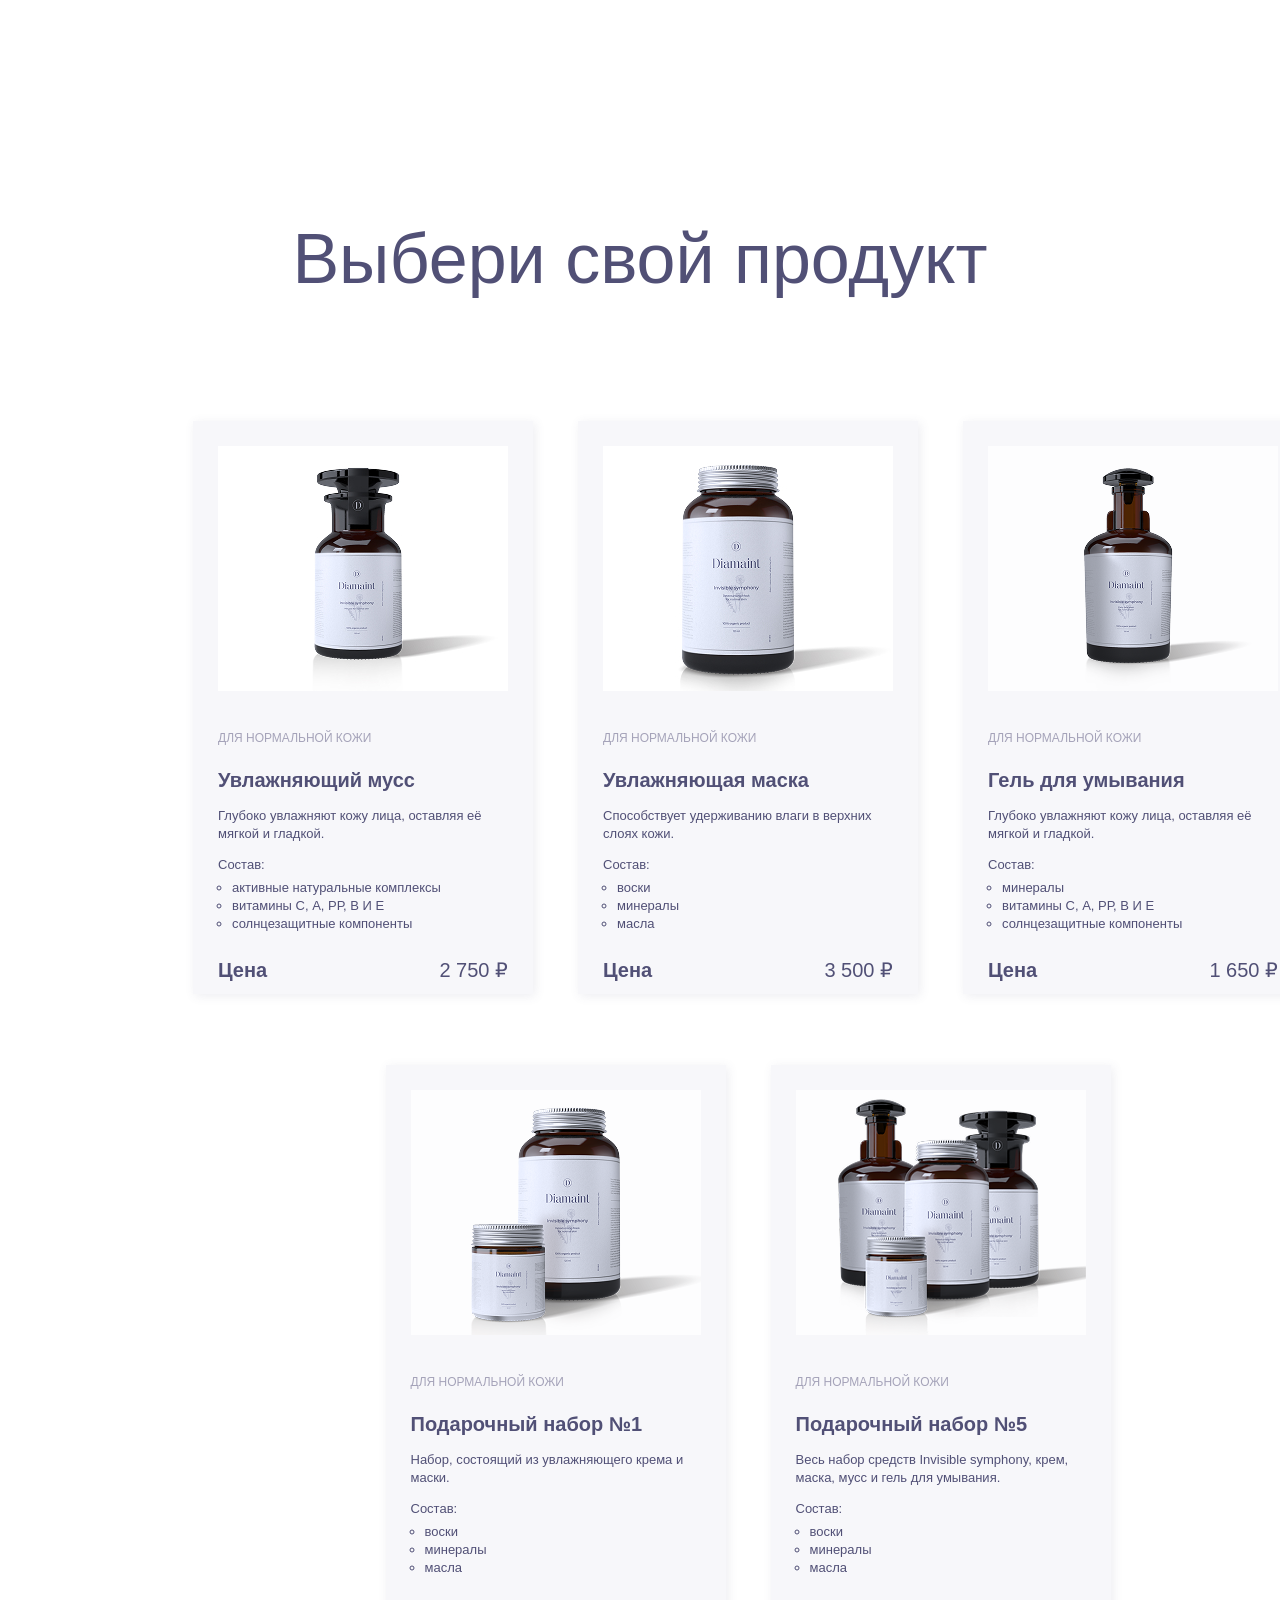
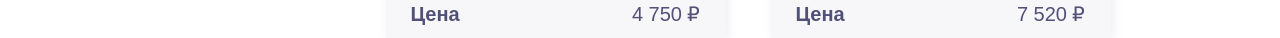
<file: carsd.html>
<!DOCTYPE html>
<html lang="en">
<head>
  <meta charset="UTF-8">
  <meta name="viewport" content="width=device-width, initial-scale=1.0">
  <title>Document</title>
  <link rel="stylesheet" href="style.css">
</head>
<body>
  <h1 class="title">Выбери свой продукт</h1>
  <div class="card-container">
  <ul class="card">
      <img src="img/mousse.jpg" alt="Товар Увлажняющий мусс"/>
      <span class="category">для нормальной кожи</span>
      <h2 class="product-name">Увлажняющий мусс</h2>
      <p class="product-features">Глубоко увлажняют кожу лица, оставляя её мягкой и гладкой.</p>
      <span>Состав:</span>
      <ul class="compound">
         <li>активные натуральные комплексы</li>
         <li>витамины С, А, РР, В И Е</li>
         <li>солнцезащитные компоненты</li>
      </ul>
      <div class="price-container">
        <b class="price-text">Цена</b>
        <span class="product-price">2 750 ₽</span>
      </div>
  </ul>
  <ul class="card">
      <img src="img/mask.jpg" alt="Товар Увлажняющая маска"/>
      <span class="category">для нормальной кожи</span>
      <h2 class="product-name">Увлажняющая маска</h2>
      <p class="product-features">Способствует удерживанию влаги в верхних слоях кожи.</p>
      <span>Состав:</span>
      <ul class="compound">
         <li>воски</li>
         <li>минералы</li>
         <li>масла</li>
      </ul>
      <div class="price-container">
        <b class="price-text">Цена</b>
        <span class="product-price">3 500 ₽</span>
      </div>
  </ul>
  <ul class="card">
      <img src="img/cleansing-gel.png" alt="Товар Гель для умывания"/>
      <span class="category">для нормальной кожи</span>
      <h2 class="product-name">Гель для умывания</h2>
      <p class="product-features">Глубоко увлажняют кожу лица, оставляя её мягкой и гладкой.</p>
      <span>Состав:</span>
      <ul class="compound">
         <li>минералы</li>
         <li>витамины С, А, РР, В И Е</li>
         <li>солнцезащитные компоненты</li>
      </ul>
      <div class="price-container">
        <b class="price-text">Цена</b>
        <span class="product-price">1 650 ₽</span>
      </div>
  </ul>
  <ul class="card">
      <img src="img/gift-set.png" alt="Подарочный набор №1"/>
      <span class="category">для нормальной кожи</span>
      <h2 class="product-name">Подарочный набор №1</h2>
      <p class="product-features">Набор, состоящий из увлажняющего крема и маски.</p>
      <span>Состав:</span>
      <ul class="compound">
         <li>воски</li>
         <li>минералы</li>
         <li>масла</li>
      </ul>
      <div class="price-container">
        <b class="price-text">Цена</b>
        <span class="product-price">4 750 ₽</span>
      </div>
  </ul>
  <ul class="card">
      <img src="img/gift-set5.png" alt="Подарочный набор №5"/>
      <span class="category">для нормальной кожи</span>
      <h2 class="product-name">Подарочный набор №5</h2>
      <p class="product-features">Весь набор средств Invisible symphony, крем, маска, мусс и гель для умывания.</p>
      <span>Состав:</span>
      <ul class="compound">
         <li>воски</li>
         <li>минералы</li>
         <li>масла</li>
      </ul>
      <div class="price-container">
        <b class="price-text">Цена</b>
        <span class="product-price">7 520 ₽</span>
      </div>
  </ul>
  </div>
</body>
</html>
</file>
<file: style.css>
* {
  box-sizing: border-box;
  font-family: 'Montserrat', Arial;
  font-size: 13px;
  line-height: 18px;
  color: #515076;
}

body {
  font-family: 'Montserrat', Arial;
}

.title {
  margin: 0 auto;
  width: 846px;
  height: 78px;
  top: 220px;
  left: 217px;
  display: flex;
  justify-content: center;
  font-weight: 400;
  font-style: Regular;
  font-size: 70px;
  line-height: 78px;
  align-items: center;
  margin-bottom: 110px;
  margin-top: 220px;
}

.card-container {
  margin-left: auto;
  margin-right: auto;
  align-items: center;
  display: flex;
  flex-wrap: wrap;
  justify-content: center;
  width: 1480px;
  height: 1191px;
  top: 408px;
  left: 85px;
  margin-top: 110px;
  gap: 45px;
}

.card {
  padding: 25px;
  background-color: #F7F7FA;
  box-shadow: 2px 2px 10px 0px #5150761A;
  list-style: none;
  width: 340px;
  height: 573px;
  top: 408px;
  left: 85px;
}

.category {
  font-size: 12px;
  line-height: 24px;
  text-transform: uppercase;
  color: #A5A3B9;
  display: block;
  margin-bottom: 5px;
  margin-top: 30px;
  width: 171px;
  height: 24px;
  top: 1326px;
  left: 302px;
}

.product-name {
  font-weight: 700px;
  font-size: 20px;
  line-height: 27px;
  margin-bottom: 5px;
}

.product-description {
  margin-bottom: 15px;
  width: 287px;
  height: 36px;
  top: 769px;
  left: 110px;
}

.compound {
  margin-top: 5px;
  padding-left: 14px;

}

.price-container {
  width: 290px;
  height: 24px;
  display: flex;
  justify-content: space-between;
  margin-top: 25px;
}

.price-text {
  font-weight: 700;
  font-size: 20px;
  line-height: 24px;
}

.product-price {
  font-size: 20px;
  line-height: 24px;
}

.background-flowers {
  background-image: url('img/bg-flowers.png');
  width: 790px;
  height: 697px;
  position: absolute;
  margin-right: 1000px;
  z-index: -1;
}

  button {
  padding: 10px 20px;
  font-size: 18px;
  border:hsl(from color h s l);
  cursor: pointer;
  transition: background-color 0.3s;
}

.red {
  background-color: red;
  color: white;
}

.green {
  background-color: green;
  color: white;
}
</file>
